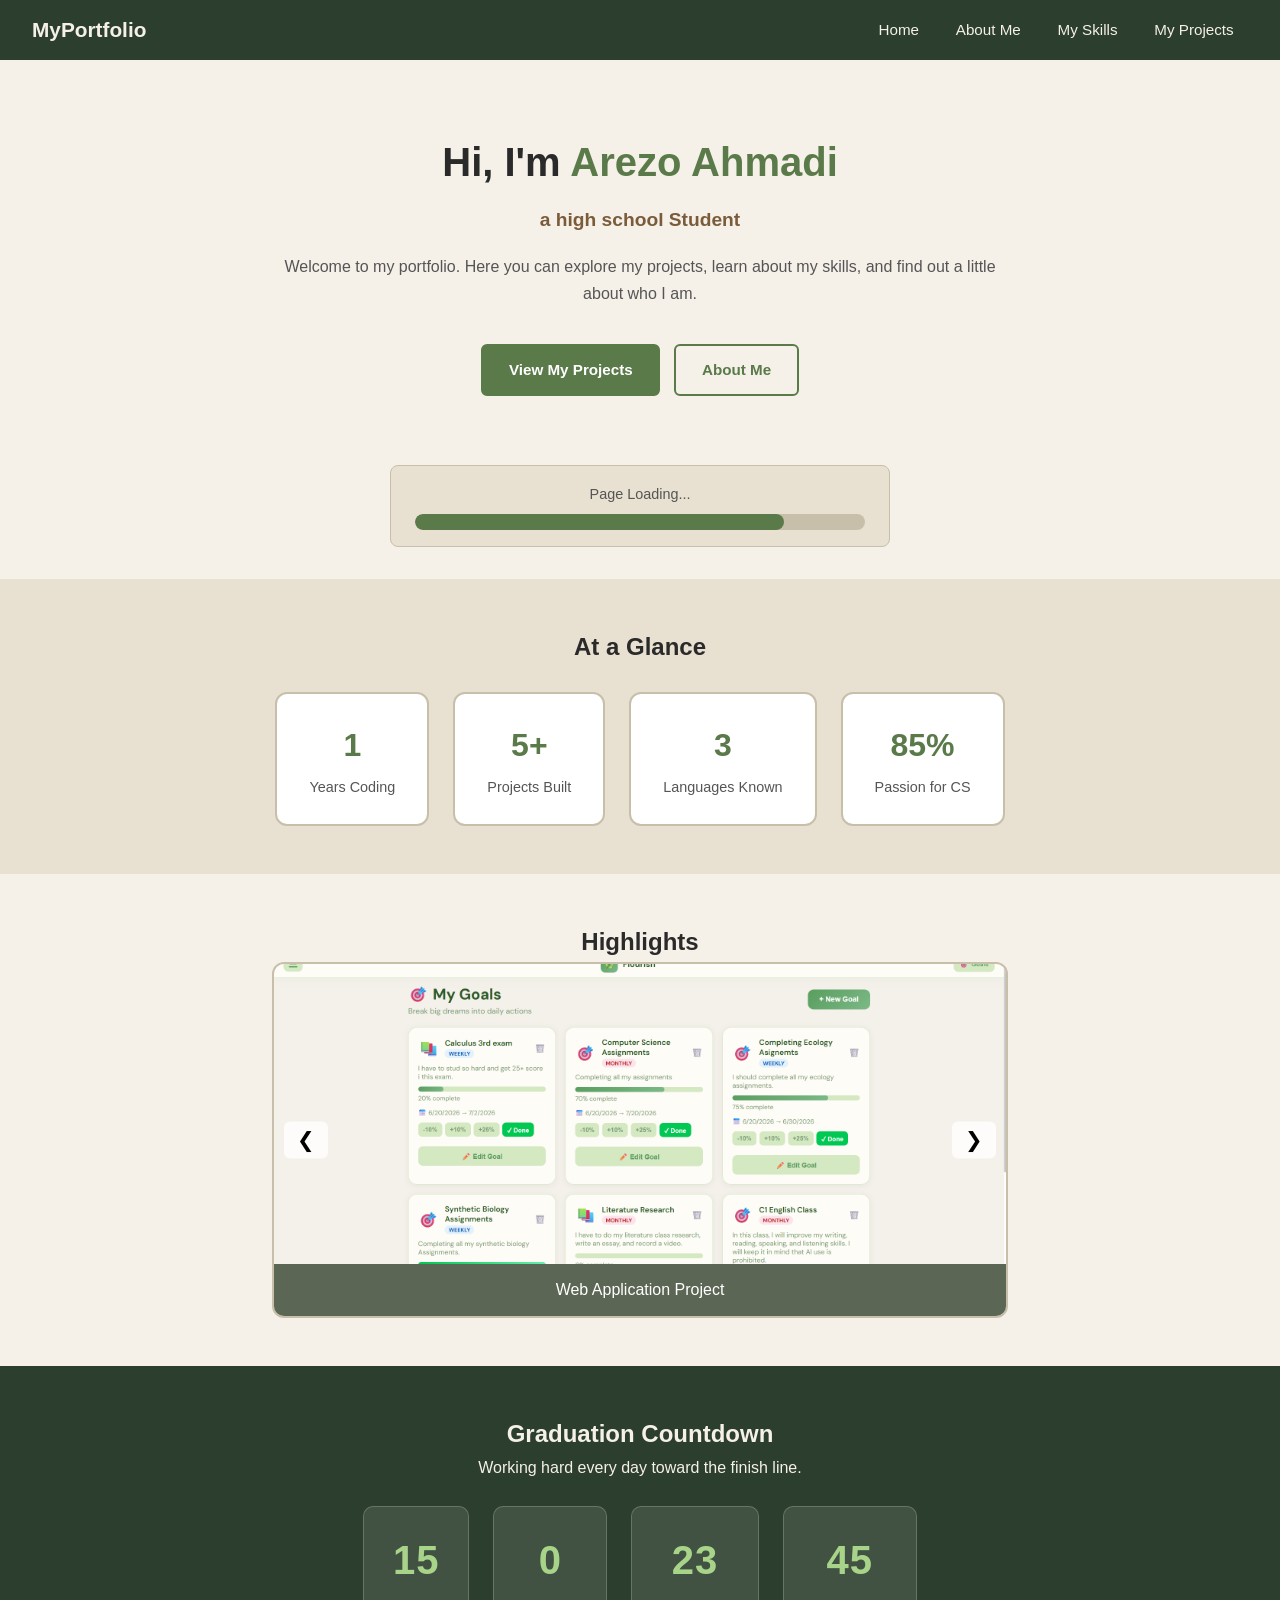
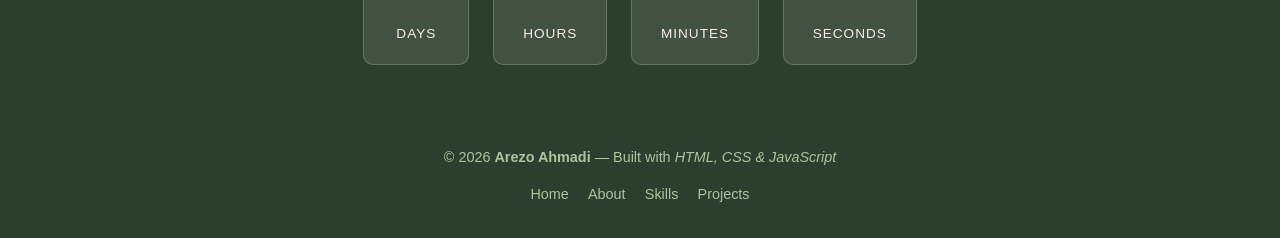
<file: index.html>
<!DOCTYPE html>
<html lang="en">
<head>
  <meta charset="UTF-8" />
  <meta name="viewport" content="width=device-width, initial-scale=1.0" />
  <title>My Portfolio | Home</title>
  <link rel="stylesheet" href="css/style.css" />
</head>

<body>

  <!-- Navigation bar - links to all pages -->
  <nav id="navbar">
    <span class="logo">MyPortfolio</span>
    <ul>
      <li><a href="index.html">Home</a></li>
      <li><a href="finalabout.html">About Me</a></li>
      <li><a href="finalskills.html">My Skills</a></li>
      <li><a href="finalproject.html">My Projects</a></li>
    </ul>
  </nav>

  <!-- Hero section - first thing visitors see -->
  <div class="hero">
    <h1>Hi, I'm <span class="green">Arezo Ahmadi</span></h1>
    <h2>a high school Student</h2>
    <p>
      Welcome to my portfolio. Here you can explore my projects,
      learn about my skills, and find out a little about who I am.
    </p>
    <a href="finalproject.html" class="btn">View My Projects</a>
    <a href="finalabout.html" class="btn-outline">About Me</a>
  </div>

  <!-- Loading bar -->
  <div class="loading-wrap">
    <p>Page Loading...</p>
    <div class="loading-track">
      <div class="loading-bar" id="loading-bar"></div>
    </div>
  </div>

  <!-- Stats section - shows the box model in CSS -->
  <div class="stats">
    <h2>At a Glance</h2>
    <div class="stats-row">
      <div class="stat-box">
        <strong>1</strong>
        <span>Years Coding</span>
      </div>
      <div class="stat-box">
        <strong>5+</strong>
        <span>Projects Built</span>
      </div>
      <div class="stat-box">
        <strong>3</strong>
        <span>Languages Known</span>
      </div>
      <div class="stat-box">
        <strong>85%</strong>
        <span>Passion for CS</span>
      </div>
    </div>
  </div>

  <!-- Image slideshow -->
  <div class="slideshow-wrap">
    <h2>Highlights</h2>
    <div class="slideshow">
      <div class="slide">
        <img src="images/slide1.jpg" alt="Web project screenshot. Credit: Arezo Ahmadi." />
        <p>Web Application Project</p>
      </div>
      <div class="slide">
        <img src="images/slide2.jpg" alt="Python project output. Credit: Arezo Ahmadi." />
        <p>Python Data Analysis</p>
      </div>
      <div class="slide">
        <img src="images/slide3.jpg" alt="Mobile app design. Credit: Arezo Ahmadi." />
        <p>Mobile App Design</p>
      </div>
      <button onclick="changeSlide(-1)">&#10094;</button>
      <button onclick="changeSlide(1)">&#10095;</button>
    </div>
  </div>

  <!-- Countdown timer -->
  <div class="countdown">
    <h2>Graduation Countdown</h2>
    <p>Working hard every day toward the finish line.</p>
    <div class="countdown-row">
      <div class="cd-box"><span id="cd-days">--</span><br />Days</div>
      <div class="cd-box"><span id="cd-hours">--</span><br />Hours</div>
      <div class="cd-box"><span id="cd-minutes">--</span><br />Minutes</div>
      <div class="cd-box"><span id="cd-seconds">--</span><br />Seconds</div>
    </div>
  </div>

  <!-- Footer - same on all pages -->
  <footer>
    <p>&copy; 2026 <strong>Arezo Ahmadi</strong> &mdash; Built with <em>HTML, CSS & JavaScript</em></p>
    <div class="footer-links">
      <a href="index.html">Home</a>
      <a href="finalabout.html">About</a>
      <a href="finalskills.html">Skills</a>
      <a href="finalproject.html">Projects</a>
    </div>
  </footer>

  <script src="js/main.js"></script>
</body>
</html>
</file>
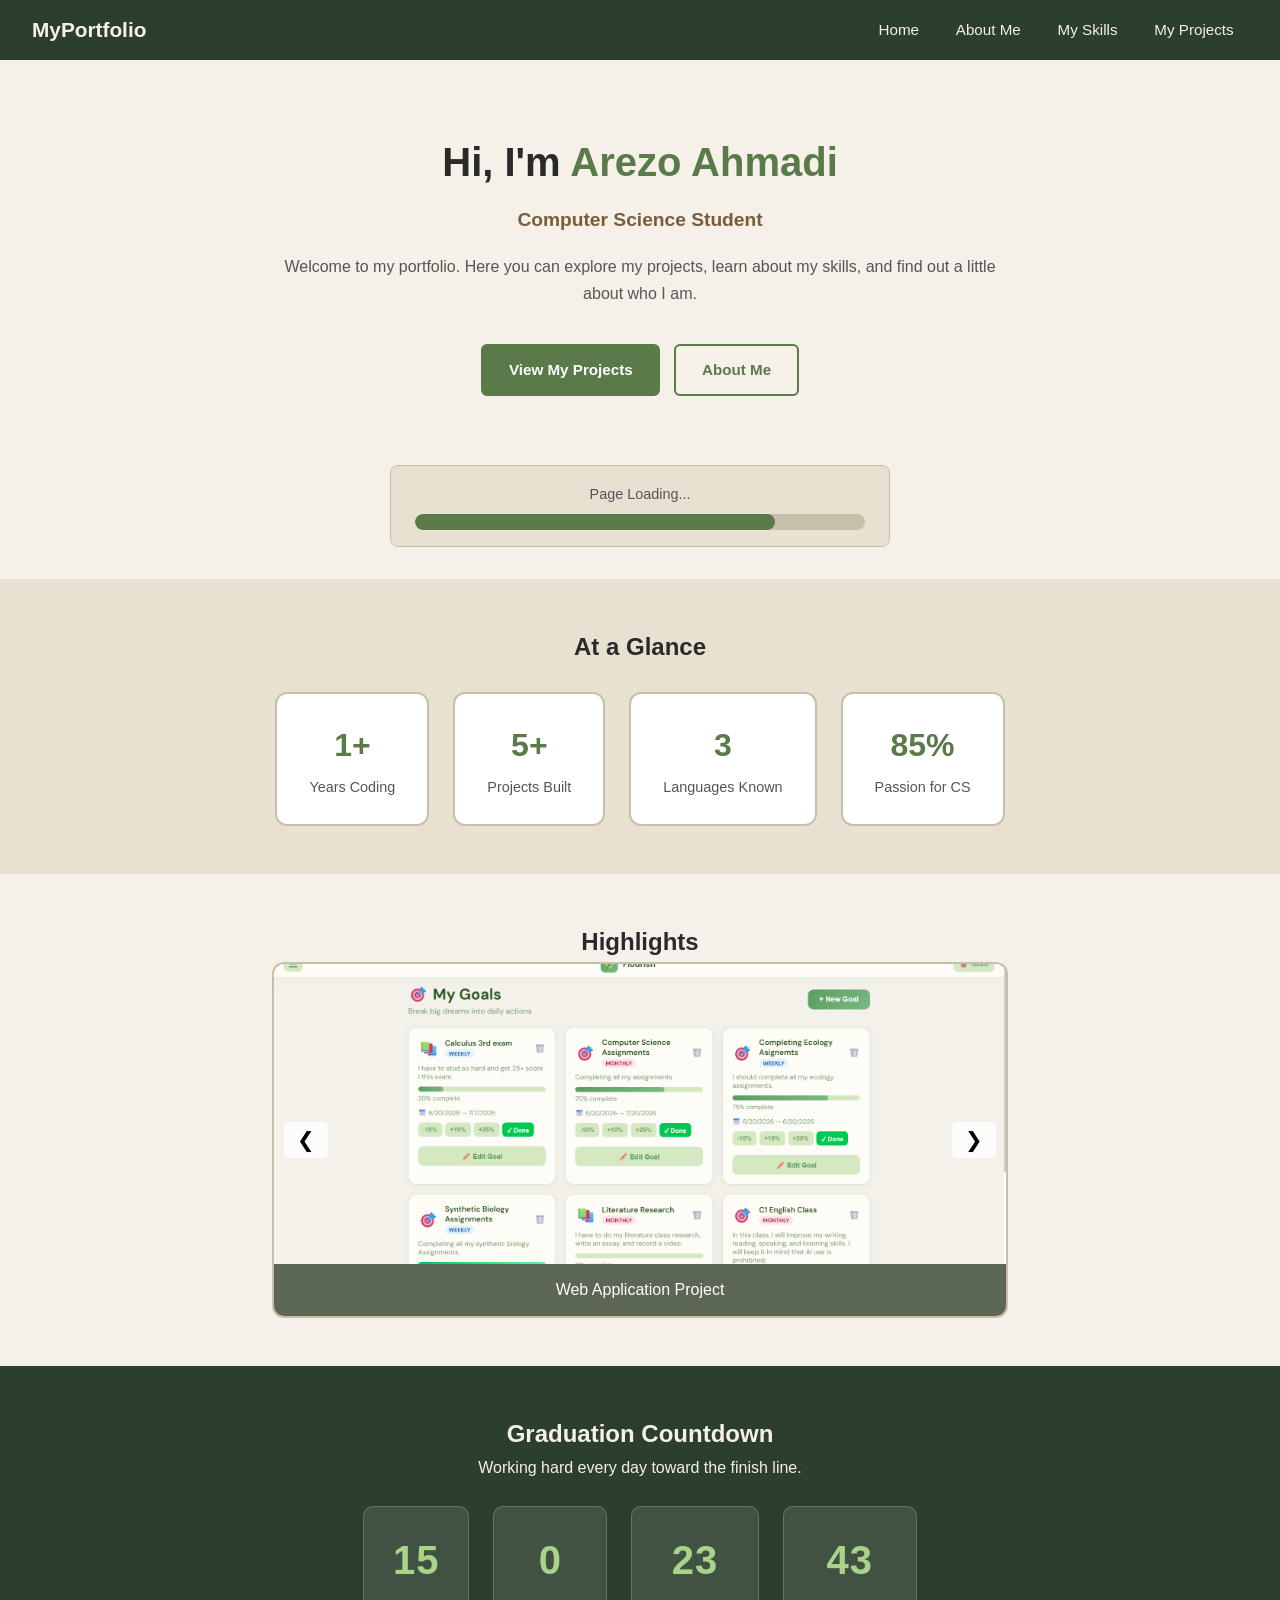
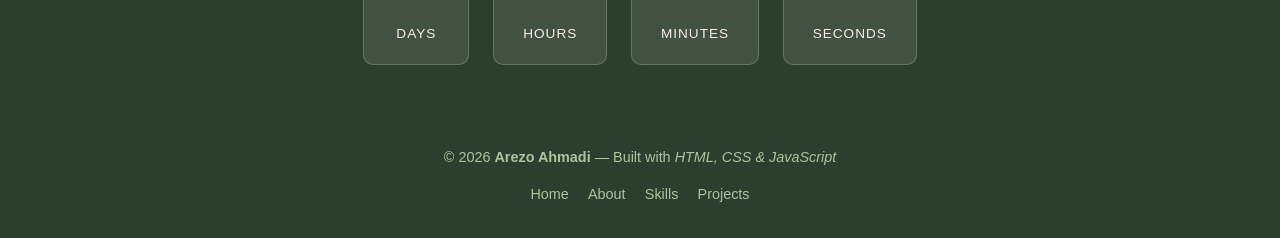
<file: final.html>
<!DOCTYPE html>
<html lang="en">
<head>
  <meta charset="UTF-8" />
  <meta name="viewport" content="width=device-width, initial-scale=1.0" />
  <title>My Portfolio | Home</title>
  <link rel="stylesheet" href="css/style.css" />
</head>

<body>

  <!-- Navigation bar - links to all pages -->
  <nav id="navbar">
    <span class="logo">MyPortfolio</span>
    <ul>
      <li><a href="final.html">Home</a></li>
      <li><a href="finalabout.html">About Me</a></li>
      <li><a href="finalskills.html">My Skills</a></li>
      <li><a href="finalproject.html">My Projects</a></li>
    </ul>
  </nav>

  <!-- Hero section - first thing visitors see -->
  <div class="hero">
    <h1>Hi, I'm <span class="green">Arezo Ahmadi</span></h1>
    <h2>Computer Science Student</h2>
    <p>
      Welcome to my portfolio. Here you can explore my projects,
      learn about my skills, and find out a little about who I am.
    </p>
    <a href="finalproject.html" class="btn">View My Projects</a>
    <a href="finalabout.html" class="btn-outline">About Me</a>
  </div>

  <!-- Loading bar -->
  <div class="loading-wrap">
    <p>Page Loading...</p>
    <div class="loading-track">
      <div class="loading-bar" id="loading-bar"></div>
    </div>
  </div>

  <!-- Stats section - shows the box model in CSS -->
  <div class="stats">
    <h2>At a Glance</h2>
    <div class="stats-row">
      <div class="stat-box">
        <strong>1+</strong>
        <span>Years Coding</span>
      </div>
      <div class="stat-box">
        <strong>5+</strong>
        <span>Projects Built</span>
      </div>
      <div class="stat-box">
        <strong>3</strong>
        <span>Languages Known</span>
      </div>
      <div class="stat-box">
        <strong>85%</strong>
        <span>Passion for CS</span>
      </div>
    </div>
  </div>

  <!-- Image slideshow -->
  <div class="slideshow-wrap">
    <h2>Highlights</h2>
    <div class="slideshow">
      <div class="slide">
        <img src="images/slide1.jpg" alt="Web project screenshot. Credit: Arezo Ahmadi." />
        <p>Web Application Project</p>
      </div>
      <div class="slide">
        <img src="images/slide2.jpg" alt="Python project output. Credit: Arezo Ahmadi." />
        <p>Python Data Analysis</p>
      </div>
      <div class="slide">
        <img src="images/slide3.jpg" alt="Mobile app design. Credit: Arezo Ahmadi." />
        <p>Mobile App Design</p>
      </div>
      <button onclick="changeSlide(-1)">&#10094;</button>
      <button onclick="changeSlide(1)">&#10095;</button>
    </div>
  </div>

  <!-- Countdown timer -->
  <div class="countdown">
    <h2>Graduation Countdown</h2>
    <p>Working hard every day toward the finish line.</p>
    <div class="countdown-row">
      <div class="cd-box"><span id="cd-days">--</span><br />Days</div>
      <div class="cd-box"><span id="cd-hours">--</span><br />Hours</div>
      <div class="cd-box"><span id="cd-minutes">--</span><br />Minutes</div>
      <div class="cd-box"><span id="cd-seconds">--</span><br />Seconds</div>
    </div>
  </div>

  <!-- Footer - same on all pages -->
  <footer>
    <p>&copy; 2026 <strong>Arezo Ahmadi</strong> &mdash; Built with <em>HTML, CSS & JavaScript</em></p>
    <div class="footer-links">
      <a href="final.html">Home</a>
      <a href="finalabout.html">About</a>
      <a href="finalskills.html">Skills</a>
      <a href="finalproject.html">Projects</a>
    </div>
  </footer>

  <script src="js/main.js"></script>
</body>
</html>
</file>
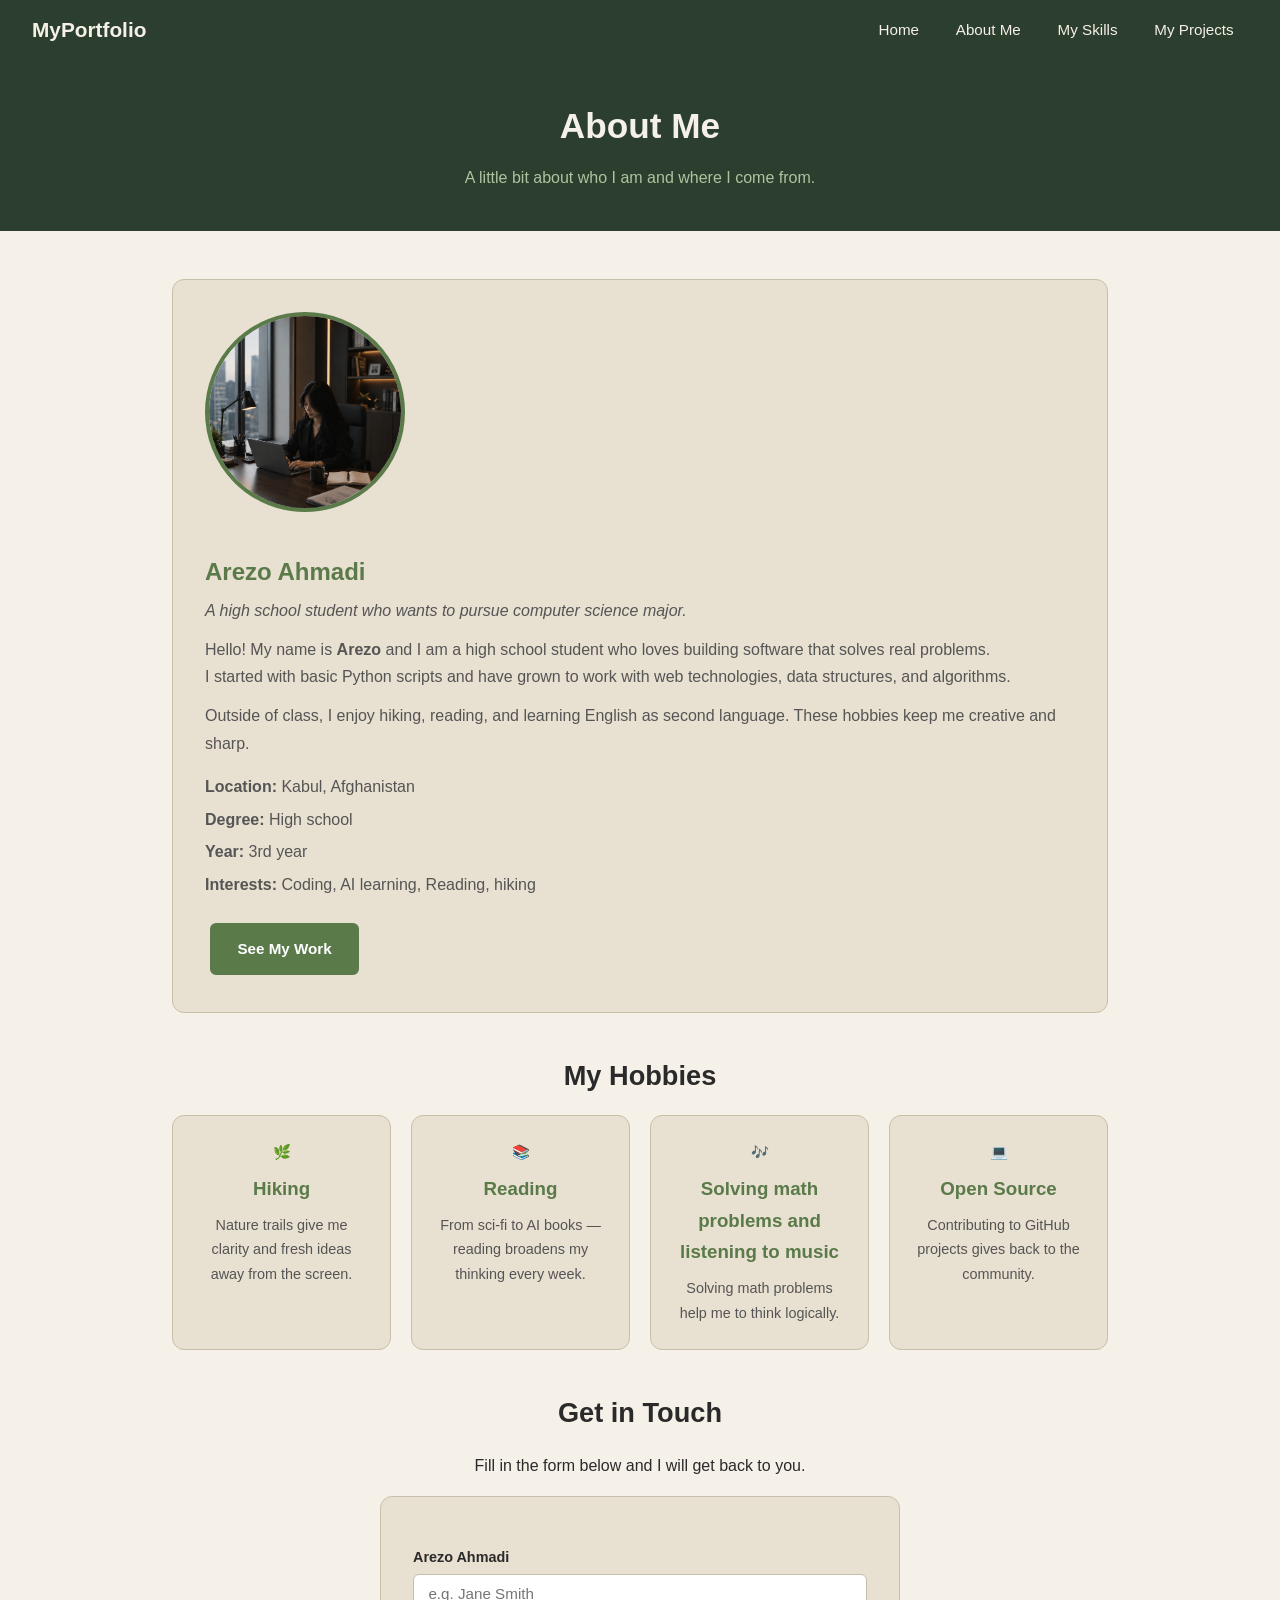
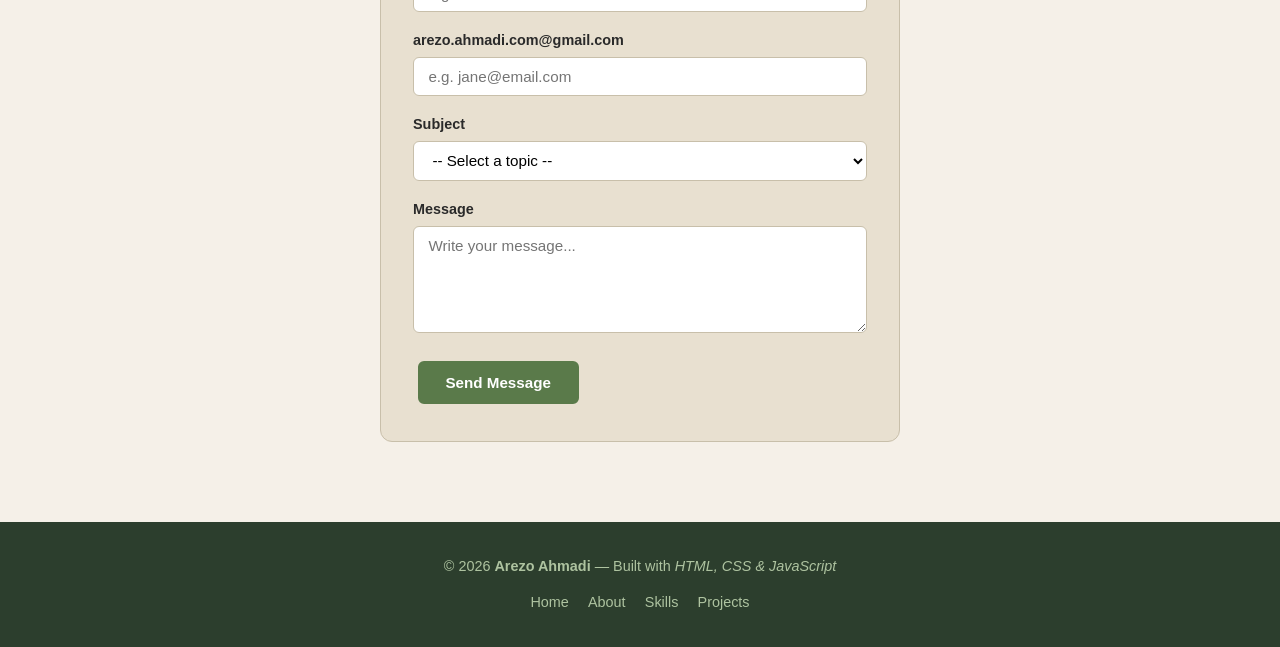
<file: finalabout.html>
<!DOCTYPE html>
<html lang="en">
<head>
  <meta charset="UTF-8" />
  <meta name="viewport" content="width=device-width, initial-scale=1.0" />
  <title>My Portfolio | About Me</title>
  <link rel="stylesheet" href="css/style.css" />
</head>

<body>

  <!-- Navigation bar -->
  <nav id="navbar">
    <span class="logo">MyPortfolio</span>
    <ul>
      <li><a href="index.html">Home</a></li>
      <li><a href="finalabout.html">About Me</a></li>
      <li><a href="finalskills.html">My Skills</a></li>
      <li><a href="finalproject.html">My Projects</a></li>
    </ul>
  </nav>

  <!-- Page title -->
  <div class="page-header">
    <h1>About Me</h1>
    <p>A little bit about who I am and where I come from.</p>
  </div>

  <!-- About section -->
  <div class="page-main">

    <div class="about-card">
      <img
        src="images/about-photo.jpg"
        alt="Photo of Arezo at a desk. Credit: personal photo."
        class="about-img"
      />
      <div>
        <h2>Arezo Ahmadi</h2>
        <p><em>A high school student who wants to pursue computer science major. </em></p>

        <!-- Paragraph with bold, italic, and break tags -->
        <p>
          Hello! My name is <strong>Arezo</strong> and  I am a high school student
          who loves building software that solves real problems.
          <br />
          I started with basic Python scripts and have grown to work with web
          technologies, data structures, and algorithms.
        </p>

        <p>
          Outside of class, I enjoy hiking, reading, and learning English as 
         second language. These hobbies keep me creative and sharp.
        </p>

        <!-- Facts list -->
        <ul class="facts-list">
          <li><strong>Location:</strong> Kabul, Afghanistan</li>
          <li><strong>Degree:</strong> High school</li>
          <li><strong>Year:</strong> 3rd year</li>
          <li><strong>Interests:</strong> Coding, AI learning, Reading, hiking</li>
        </ul>

        <a href="finalproject.html" class="btn">See My Work</a>
      </div>
    </div>

    <!-- Hobbies section -->
    <h2 class="section-title">My Hobbies</h2>
    <div class="hobbies-row">
      <div class="hobby-box">
        <p>&#127807;</p>
        <h3>Hiking</h3>
        <p>Nature trails give me clarity and fresh ideas away from the screen.</p>
      </div>
      <div class="hobby-box">
        <p>&#128218;</p>
        <h3>Reading</h3>
        <p>From sci-fi to AI books — reading broadens my thinking every week.</p>
      </div>
      <div class="hobby-box">
        <p>&#127926;</p>
        <h3>Solving math problems and listening to music</h3>
        <p>Solving math problems help me to think logically.</p>
      </div>
      <div class="hobby-box">
        <p>&#128187;</p>
        <h3>Open Source</h3>
        <p>Contributing to GitHub projects gives back to the community.</p>
      </div>
    </div>

    <!-- Contact form -->
    <h2 class="section-title">Get in Touch</h2>
    <p style="text-align:center;">Fill in the form below and I will get back to you.</p>

    <div class="form-wrap">

      <!-- User interaction 1: text input -->
      <label for="contact-name">Arezo Ahmadi</label>
      <input type="text" id="contact-name" placeholder="e.g. Jane Smith" />

      <!-- User interaction 2: email input -->
      <label for="contact-email">arezo.ahmadi.com@gmail.com</label>
      <input type="email" id="contact-email" placeholder="e.g. jane@email.com" />

      <!-- User interaction 3: dropdown -->
      <label for="contact-subject">Subject</label>
      <select id="contact-subject">
        <option value="">-- Select a topic --</option>
        <option value="internship">Internship Opportunity</option>
        <option value="collaboration">Project Collaboration</option>
        <option value="feedback">Portfolio Feedback</option>
        <option value="other">Other</option>
      </select>

      <!-- Message box -->
      <label for="contact-message">Message</label>
      <textarea id="contact-message" rows="5" placeholder="Write your message..."></textarea>

      <button class="btn" onclick="handleContactForm()">Send Message</button>

      <!-- Output shown by JavaScript -->
      <div id="form-output"></div>
    </div>

  </div>

  <!-- Footer -->
  <footer>
    <p>&copy; 2026 <strong>Arezo Ahmadi </strong> &mdash; Built with <em>HTML, CSS & JavaScript</em></p>
    <div class="footer-links">
      <a href="index.html">Home</a>
      <a href="finalabout.html">About</a>
      <a href="finalskills.html">Skills</a>
      <a href="finalproject.html">Projects</a>
    </div>
  </footer>

  <script src="js/main.js"></script>
</body>
</html>
</file>
<file: css/style.css>
/* --- Color and font variables --- */
:root {
  --green:  #5a7a4a;
  --gold:   #b5860d;
  --brown:  #7a5c3a;
  --dark:   #2c3e2d;
  --beige:  #f5f0e8;
  --mid:    #e8e0d0;
  --border: #c8bfaa;
  --grey:   #555555;
}

/* --- Reset: removes default spacing --- */
* {
  box-sizing: border-box;
  margin: 0;
  padding: 0;
}

body {
  font-family: 'Segoe UI', sans-serif;
  background-color: var(--beige);  /* background color */
  color: #2a2a2a;
  line-height: 1.7;
}

img { max-width: 100%; display: block; }
ul  { list-style: none; }
a   { text-decoration: none; color: inherit; }

/* NAVBAR */
#navbar {
  position: fixed;
  top: 0;
  left: 0;
  width: 100%;
  background-color: var(--dark);
  display: flex;                    /* flexbox */
  align-items: center;
  justify-content: space-between;
  padding: 0 2rem;                  /* padding */
  height: 60px;
  z-index: 999;
  transition: top 0.3s ease;
}

.logo {
  color: var(--beige);
  font-size: 1.3rem;
  font-weight: bold;
}

#navbar ul {
  display: flex;                    /* flexbox */
  gap: 0.5rem;
}

#navbar ul li a {
  color: var(--beige);
  padding: 0.4rem 0.9rem;
  border-radius: 6px;
  font-size: 0.95rem;
  transition: background 0.3s;
}

#navbar ul li a:hover {
  background-color: var(--green);
}

/* HERO*/
.hero {
  max-width: 800px;
  margin: 0 auto;
  padding: 8rem 2rem 4rem;          /* padding */
  text-align: center;
}

.hero h1 {
  font-size: 2.5rem;
  margin-bottom: 0.5rem;
}

.hero h2 {
  font-size: 1.2rem;
  color: var(--brown);
  margin-bottom: 1rem;
}

.hero p {
  color: var(--grey);
  margin-bottom: 2rem;
}

.green { color: var(--green); }

/* Buttons*/
.btn {
  display: inline-block;
  background-color: var(--green);
  color: #fff;
  padding: 0.7rem 1.6rem;           /* padding */
  border-radius: 6px;
  border: 2px solid var(--green);   /* border */
  cursor: pointer;
  font-size: 0.95rem;
  font-weight: 600;
  margin: 0.3rem;
  transition: background 0.3s;
}

.btn:hover { background-color: #3f5c32; }

.btn-outline {
  display: inline-block;
  background-color: transparent;
  color: var(--green);
  padding: 0.7rem 1.6rem;
  border-radius: 6px;
  border: 2px solid var(--green);   /* border */
  cursor: pointer;
  font-size: 0.95rem;
  font-weight: 600;
  margin: 0.3rem;
  transition: background 0.3s, color 0.3s;
}

.btn-outline:hover {
  background-color: var(--green);
  color: #fff;
}

/* LOADING BAR */
.loading-wrap {
  max-width: 500px;
  margin: 0 auto 2rem;
  padding: 1rem 1.5rem;             /* padding */
  border: 1px solid var(--border);  /* border */
  border-radius: 8px;
  background-color: var(--mid);
  text-align: center;
  font-size: 0.9rem;
  color: var(--grey);
}

.loading-track {
  background-color: var(--border);
  border-radius: 50px;
  height: 16px;
  margin-top: 0.5rem;
  overflow: hidden;
}

.loading-bar {
  width: 0%;
  height: 100%;
  background-color: var(--green);   /* background color */
  border-radius: 50px;
  transition: width 0.04s linear;
}

/*STATS — Box Model Demo */
.stats {
  background-color: var(--mid);
  padding: 3rem 2rem;               /* padding */
  text-align: center;
}

.stats-row {
  display: flex;                    /* flexbox */
  flex-wrap: wrap;
  justify-content: center;
  gap: 1.5rem;
  margin-top: 1.5rem;
}

/* Box model clearly visible here */
.stat-box {
  background-color: #fff;
  padding: 1.5rem 2rem;             /* padding */
  border: 2px solid var(--border);  /* border */
  border-radius: 12px;
  min-width: 140px;
  text-align: center;
}

.stat-box strong {
  display: block;
  font-size: 2rem;
  color: var(--green);              /* font color */
}

.stat-box span {
  font-size: 0.9rem;
  color: var(--grey);
}

/*SLIDESHOW*/
.slideshow-wrap {
  max-width: 800px;
  margin: 0 auto;
  padding: 3rem 2rem;
  text-align: center;
}

.slideshow {
  position: relative;
  border: 2px solid var(--border);  /* border */
  border-radius: 12px;
  overflow: hidden;
  background-color: var(--mid);
}

.slide        { display: none; }
.slide.active { display: block; }

.slide img {
  width: 100%;
  height: 300px;
  object-fit: cover;
}

.slide p {
  padding: 0.75rem;                 /* padding */
  background-color: rgba(44,62,45,0.75);
  color: #fff;
}

.slideshow button {
  position: absolute;
  top: 50%;
  transform: translateY(-50%);
  background-color: rgba(255,255,255,0.8);
  border: none;
  font-size: 1.3rem;
  padding: 0.4rem 0.8rem;
  cursor: pointer;
  border-radius: 6px;
}

.slideshow button:first-of-type { left: 10px; }
.slideshow button:last-of-type  { right: 10px; }

/* COUNTDOWN*/
.countdown {
  background-color: var(--dark);
  color: #f5f0e8;
  padding: 3rem 2rem;               /* padding */
  text-align: center;
}

.countdown-row {
  display: flex;                    /* flexbox */
  justify-content: center;
  gap: 1.5rem;
  flex-wrap: wrap;
  margin-top: 1.5rem;
}

.cd-box {
  background-color: rgba(255,255,255,0.1);
  border: 1px solid rgba(255,255,255,0.2);  /* border */
  padding: 1.2rem 1.8rem;           /* padding */
  border-radius: 10px;
  min-width: 100px;
  font-size: 0.85rem;
  text-transform: uppercase;
  letter-spacing: 1px;
}

.cd-box span {
  display: block;
  font-size: 2.5rem;
  font-weight: bold;
  color: #a8d48a;                   /* font color */
  margin-bottom: 0.3rem;
}

/*fOOTER */
footer {
  background-color: var(--dark);
  color: #aec3a0;
  text-align: center;
  padding: 2rem;                    /* padding */
  font-size: 0.9rem;
}

.footer-links {
  display: flex;                    /* flexbox */
  justify-content: center;
  gap: 1.2rem;
  margin-top: 0.75rem;
  flex-wrap: wrap;
}

.footer-links a {
  color: #aec3a0;
  transition: color 0.3s;
}

.footer-links a:hover { color: #fff; }

/* PAGE HEADER (subpages)*/
.page-header {
  background-color: var(--dark);
  color: #f5f0e8;
  text-align: center;
  padding: 6rem 2rem 2.5rem;        /* padding */
}

.page-header h1 { font-size: 2.2rem; margin-bottom: 0.5rem; }
.page-header p  { color: #aec3a0; }

.page-main {
  max-width: 1000px;
  margin: 0 auto;
  padding: 3rem 2rem 5rem;          /* padding */
}

.section-title {
  font-size: 1.7rem;
  text-align: center;
  margin: 2.5rem 0 1rem;
}

/*About page*/
.about-card {
  display: flex;                    /* flexbox */
  gap: 2.5rem;
  align-items: flex-start;
  background-color: var(--mid);
  border: 1px solid var(--border);  /* border */
  border-radius: 12px;
  padding: 2rem;                    /* padding */
  margin-bottom: 2.5rem;
  flex-wrap: wrap;
}

.about-img {
  width: 200px;
  height: 200px;
  border-radius: 50%;
  object-fit: cover;
  border: 4px solid var(--green);   /* border */
}

.about-card h2 { color: var(--green); margin-bottom: 0.25rem; }
.about-card p  { color: var(--grey); margin-bottom: 0.75rem; }

.facts-list {
  margin: 1rem 0 1.25rem;
  display: flex;
  flex-direction: column;
  gap: 0.35rem;
}

.facts-list li { color: var(--grey); }

/* Hobbies */
.hobbies-row {
  display: flex;                    /* flexbox */
  gap: 1.25rem;
  flex-wrap: wrap;
  margin-bottom: 2rem;
}

.hobby-box {
  flex: 1 1 180px;
  background-color: var(--mid);
  border: 1px solid var(--border);  /* border */
  border-radius: 12px;
  padding: 1.5rem;                  /* padding */
  text-align: center;
}

.hobby-box h3 { color: var(--green); margin: 0.5rem 0; }
.hobby-box p  { font-size: 0.9rem; color: var(--grey); }

/* Contact form */
.form-wrap {
  max-width: 520px;
  margin: 1rem auto 0;
  background-color: var(--mid);
  border: 1px solid var(--border);  /* border */
  border-radius: 12px;
  padding: 2rem;                    /* padding */
}

.form-wrap label {
  display: block;
  font-weight: 600;
  margin-bottom: 0.3rem;
  margin-top: 1rem;
  font-size: 0.9rem;
}

.form-wrap input,
.form-wrap select,
.form-wrap textarea {
  width: 100%;
  padding: 0.6rem 0.9rem;           /* padding */
  border: 1.5px solid var(--border); /* border */
  border-radius: 6px;
  font-size: 0.95rem;
  font-family: inherit;
  background-color: #fff;
}

.form-wrap input:focus,
.form-wrap select:focus,
.form-wrap textarea:focus {
  outline: none;
  border-color: var(--green);
}

.form-wrap button { margin-top: 1.25rem; }

#form-output {
  margin-top: 1rem;
  padding: 0.75rem;
  border-radius: 6px;
  font-size: 0.9rem;
  display: none;
}

#form-output.success {
  background-color: #d4edda;
  color: #155724;
  border: 1px solid #c3e6cb;
  display: block;
}

#form-output.error {
  background-color: #f8d7da;
  color: #721c24;
  border: 1px solid #f5c6cb;
  display: block;
}

/*Skills page*/
.banner-img {
  width: 100%;
  height: 220px;
  object-fit: cover;
  border-radius: 12px;
  border: 1px solid var(--border);  /* border */
  margin-bottom: 2rem;
}

.skill-bar-wrap { margin-bottom: 1.25rem; }

.skill-label {
  display: flex;
  justify-content: space-between;
  margin-bottom: 0.3rem;
  font-size: 0.95rem;
}

.bar-track {
  background-color: var(--mid);
  border: 1px solid var(--border);  /* border */
  border-radius: 50px;
  height: 14px;
  overflow: hidden;
}

.bar-fill {
  height: 100%;
  border-radius: 50px;
}

.green-bar { background-color: var(--green); }  /* background color */
.gold-bar  { background-color: var(--gold); }   /* background color */
.brown-bar { background-color: var(--brown); }  /* background color */

.chart-box {
  max-width: 460px;
  margin: 0 auto;
  background-color: var(--mid);
  border: 1px solid var(--border);  /* border */
  border-radius: 12px;
  padding: 1.5rem;                  /* padding */
}

.quiz-box {
  background-color: var(--mid);
  border: 1px solid var(--border);  /* border */
  border-radius: 12px;
  padding: 1.5rem;                  /* padding */
  max-width: 580px;
  margin: 0 auto;
}

.quiz-box label {
  display: block;
  margin: 0.4rem 0;
  cursor: pointer;
}

.quiz-box select {
  margin-top: 0.5rem;
  padding: 0.5rem 0.8rem;
  border: 1.5px solid var(--border);
  border-radius: 6px;
  font-size: 0.95rem;
  width: 100%;
}

/* PROJECTS PAGE */
.filter-row {
  display: flex;                    /* flexbox */
  gap: 1.5rem;
  flex-wrap: wrap;
  justify-content: center;
  margin-bottom: 2rem;
}

.filter-row label { cursor: pointer; font-size: 0.95rem; }

.projects-grid {
  display: grid;
  grid-template-columns: repeat(auto-fill, minmax(280px, 1fr));
  gap: 1.5rem;
  margin-bottom: 3rem;
}

.project-card {
  background-color: var(--mid);
  border: 1px solid var(--border);  /* border */
  border-radius: 12px;
  overflow: hidden;
  transition: transform 0.3s;
}

.project-card:hover { transform: translateY(-4px); }
.project-card.hidden { display: none; }

.project-card img {
  width: 100%;
  height: 160px;
  object-fit: cover;
}

.project-info {
  padding: 1.25rem;                 /* padding */
}

.tag {
  display: inline-block;
  background-color: var(--green);   /* background color */
  color: #fff;
  font-size: 0.75rem;
  padding: 0.2rem 0.6rem;
  border-radius: 50px;
  margin-bottom: 0.6rem;
}

.project-info h3 { margin-bottom: 0.4rem; }
.project-info p  { font-size: 0.9rem; color: var(--grey); margin-bottom: 1rem; }

.video-wrap {
  max-width: 700px;
  margin: 0 auto 3rem;
  border: 2px solid var(--border);  /* border */
  border-radius: 12px;
  overflow: hidden;
}

.search-wrap {
  max-width: 460px;
  margin: 0 auto;
}

.search-wrap input {
  width: 100%;
  padding: 0.65rem 1rem;            /* padding */
  border: 1.5px solid var(--border); /* border */
  border-radius: 6px;
  font-size: 0.95rem;
  font-family: inherit;
}

#search-output {
  margin-top: 0.5rem;
  font-size: 0.9rem;
  color: var(--brown);              /* font color */
}

/* RESPONSIVE — works on phones*/
@media (max-width: 700px) {
  .hero h1     { font-size: 1.8rem; }
  .about-card  { flex-direction: column; align-items: center; text-align: center; }
  .about-img   { width: 150px; height: 150px; }
  #navbar ul   { display: none; }
  .stats-row,
  .countdown-row { gap: 0.75rem; }
}
</file>
